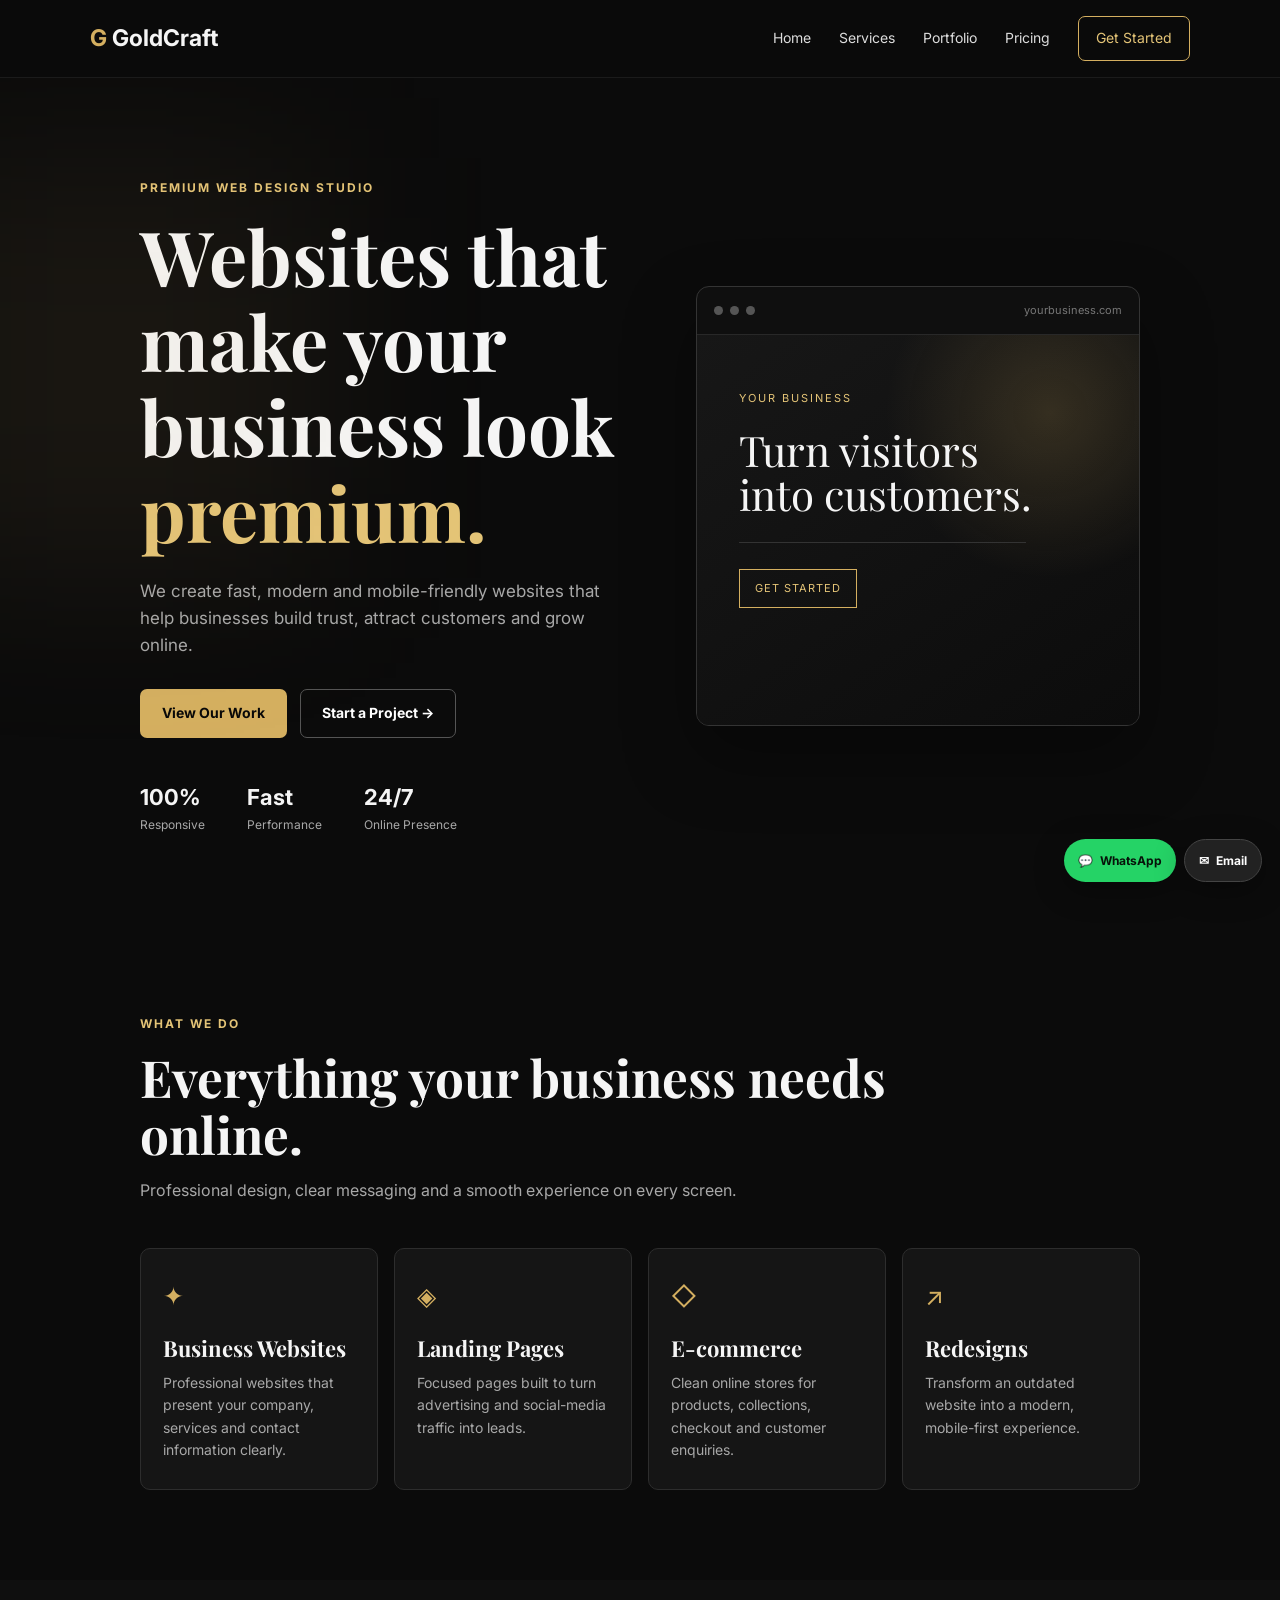
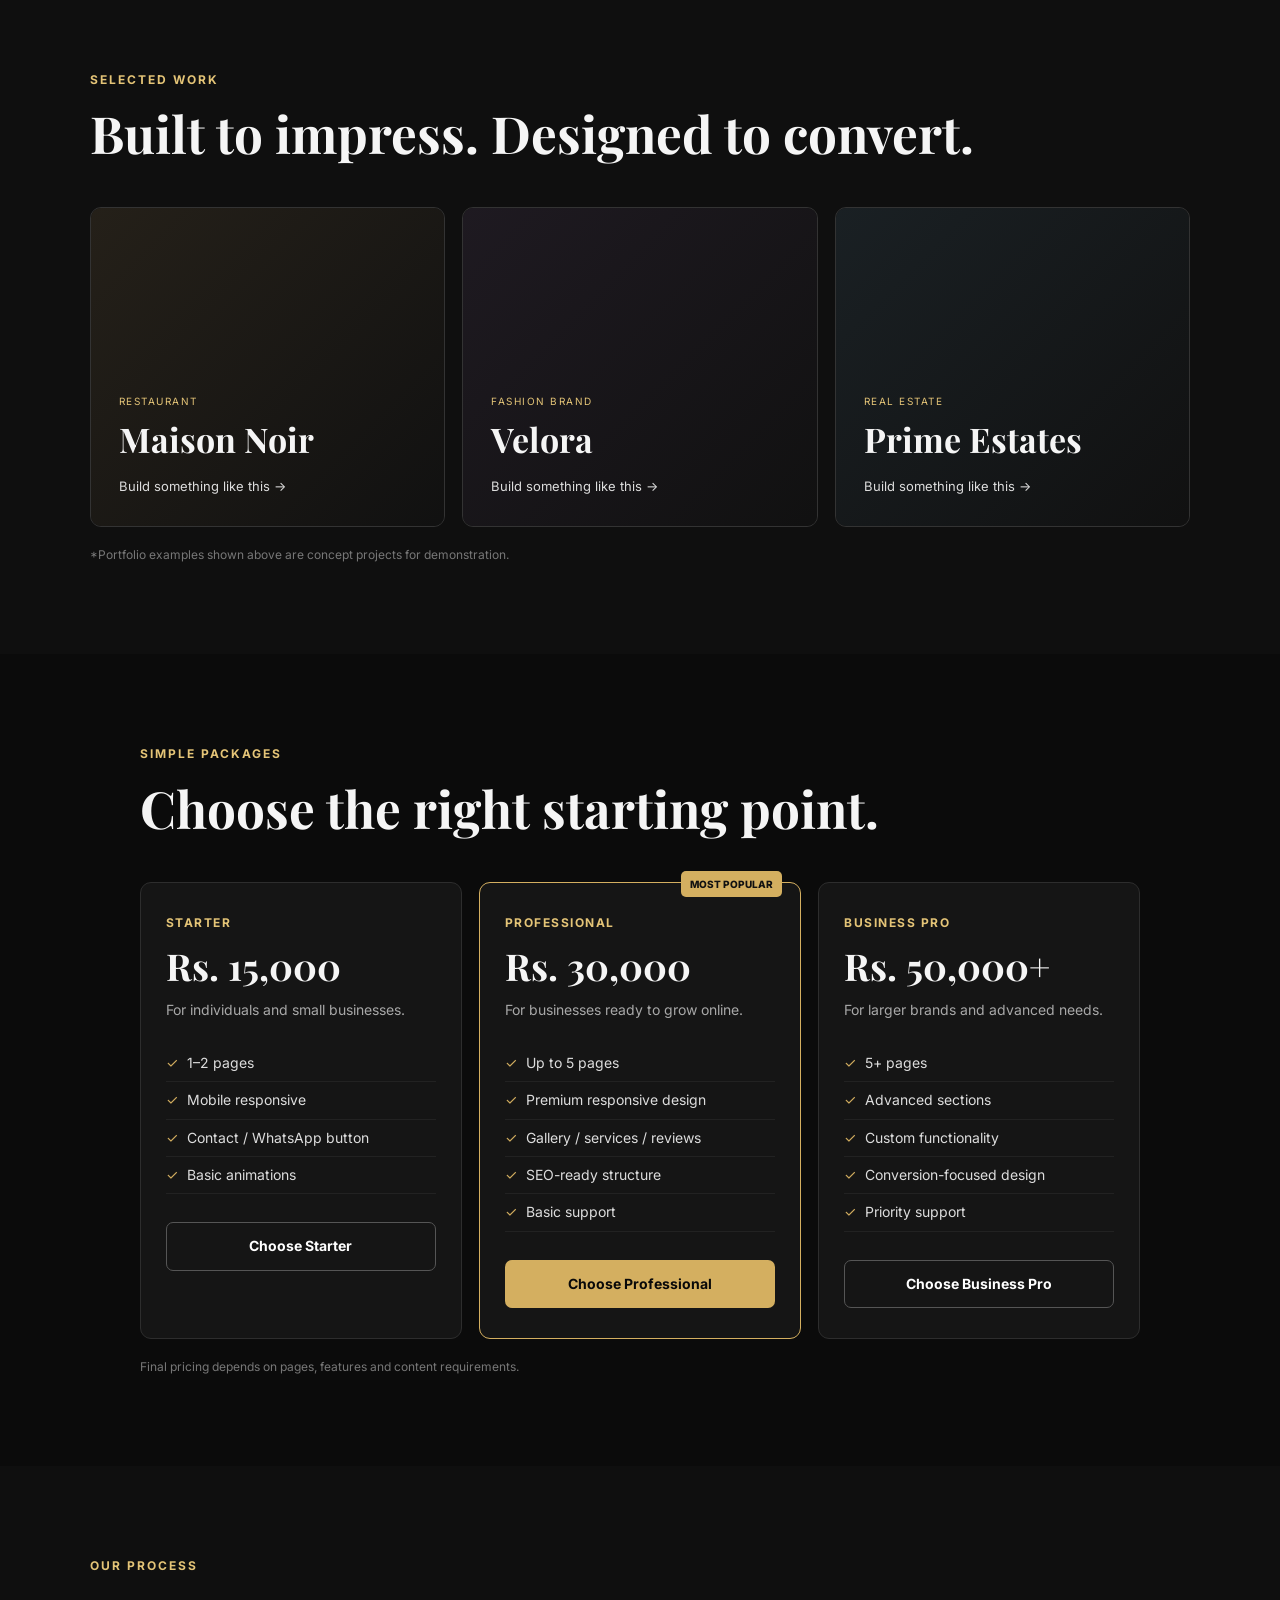
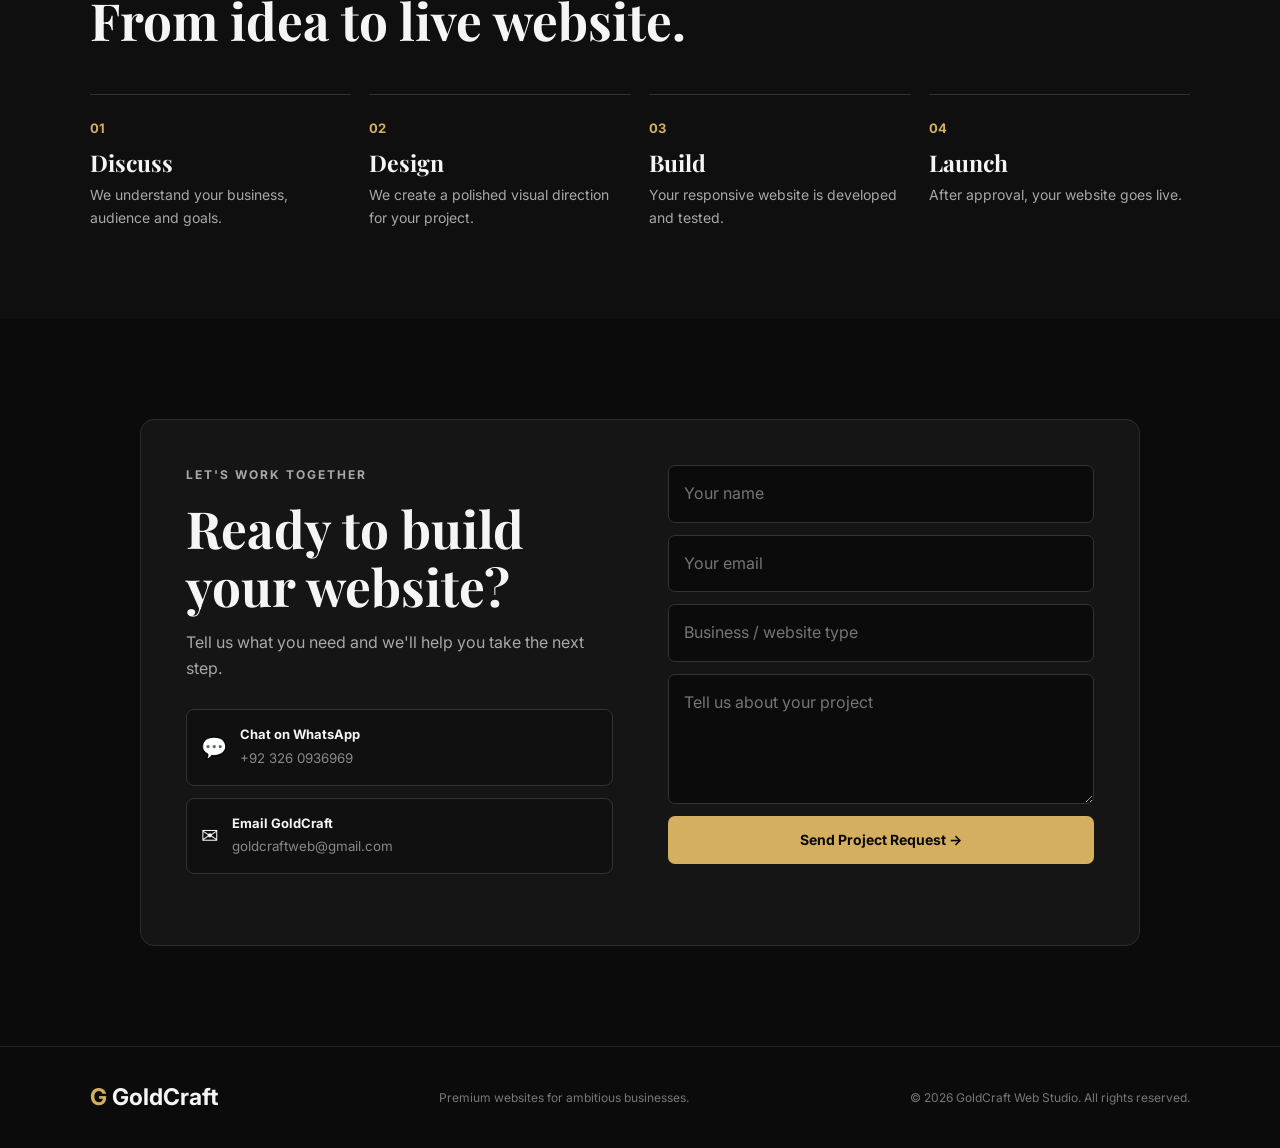
<file: index.html>
<!DOCTYPE html>
<html lang="en">
<head>
<meta charset="UTF-8">
<meta name="viewport" content="width=device-width, initial-scale=1.0">

<meta name="description" content="GoldCraft Web Studio creates premium, modern and mobile-friendly websites for businesses, brands and professionals.">
<meta name="keywords" content="web design Pakistan, website development Pakistan, business website, website designer, GoldCraft Web Studio">
<meta name="author" content="GoldCraft Web Studio">

<title>GoldCraft Web Studio | Premium Websites</title>

<link rel="preconnect" href="https://fonts.googleapis.com">
<link rel="preconnect" href="https://fonts.gstatic.com" crossorigin>

<link href="https://fonts.googleapis.com/css2?family=Inter:wght@400;500;600;700&family=Playfair+Display:wght@600;700;800&display=swap" rel="stylesheet">

<style>

:root {
    --bg: #0b0b0b;
    --bg2: #111111;
    --card: #151515;
    --gold: #d4af60;
    --gold2: #e4c477;
    --text: #f5f5f5;
    --muted: #a8a8a8;
    --line: #2d2d2d;
    --green: #25d366;
    --red: #ff7777;
    --max: 1180px;
}

* {
    box-sizing: border-box;
    margin: 0;
    padding: 0;
}

html {
    scroll-behavior: smooth;
}

body {
    font-family: Inter, Arial, sans-serif;
    background: var(--bg);
    color: var(--text);
    line-height: 1.6;
}

a {
    color: inherit;
    text-decoration: none;
}

button,
input,
textarea {
    font: inherit;
}

button {
    cursor: pointer;
}

/* ================= NAVIGATION ================= */

.nav {
    position: sticky;
    top: 0;
    z-index: 1000;

    min-height: 78px;

    display: flex;
    align-items: center;
    justify-content: space-between;

    padding: 0 7%;

    background: rgba(11, 11, 11, 0.94);
    border-bottom: 1px solid rgba(255, 255, 255, 0.07);

    backdrop-filter: blur(12px);
}

.brand {
    font-size: 23px;
    font-weight: 700;
}

.brand span {
    color: var(--gold);
}

nav {
    display: flex;
    align-items: center;
    gap: 28px;
}

nav a {
    font-size: 14px;
    color: #ddd;
    transition: 0.2s;
}

nav a:hover {
    color: var(--gold2);
}

.nav-cta {
    padding: 10px 17px;
    border: 1px solid var(--gold);
    border-radius: 7px;
    color: var(--gold2) !important;
}

.menu-btn {
    display: none;
    border: 0;
    background: none;
    color: white;
    font-size: 27px;
}

/* ================= HERO ================= */

.hero {
    max-width: var(--max);
    min-height: 650px;
    margin: auto;

    padding: 100px 7% 90px;

    display: grid;
    grid-template-columns: 1.05fr 0.95fr;
    align-items: center;
    gap: 65px;

    position: relative;
}

.hero-glow {
    position: absolute;

    width: 420px;
    height: 420px;

    left: -150px;
    top: 80px;

    background: rgba(212, 175, 96, 0.07);

    filter: blur(90px);

    pointer-events: none;
}

.eyebrow {
    color: var(--gold2);
    font-size: 12px;
    font-weight: 700;
    letter-spacing: 2px;
    margin-bottom: 16px;
}

h1,
h2,
h3 {
    font-family: "Playfair Display", Georgia, serif;
    line-height: 1.12;
}

h1 {
    font-size: clamp(46px, 6vw, 76px);
    max-width: 760px;
}

h1 em {
    color: var(--gold2);
    font-style: normal;
}

.hero-copy {
    max-width: 650px;
    color: var(--muted);
    margin: 24px 0 30px;
    font-size: 17px;
}

.hero-actions {
    display: flex;
    gap: 13px;
    flex-wrap: wrap;
}

.btn {
    display: inline-flex;
    align-items: center;
    justify-content: center;

    min-height: 48px;

    padding: 12px 21px;

    border-radius: 7px;
    border: 1px solid transparent;

    font-weight: 700;
    font-size: 14px;

    transition: 0.2s;
}

.btn-gold {
    background: var(--gold);
    color: #090909;
}

.btn-gold:hover {
    background: var(--gold2);
    transform: translateY(-1px);
}

.btn-outline {
    border-color: #555;
    color: #fff;
    background: transparent;
}

.btn-outline:hover {
    border-color: var(--gold);
    color: var(--gold2);
}

.trust-row {
    display: flex;
    gap: 42px;
    margin-top: 42px;
}

.trust-row div {
    display: flex;
    flex-direction: column;
}

.trust-row strong {
    font-size: 22px;
}

.trust-row span {
    font-size: 12px;
    color: var(--muted);
}

/* ================= HERO CARD ================= */

.hero-card {
    border: 1px solid #343434;
    background: #0f0f0f;
    border-radius: 13px;
    overflow: hidden;

    box-shadow: 0 30px 70px rgba(0, 0, 0, 0.35);
}

.browser-top {
    height: 48px;

    display: flex;
    align-items: center;
    gap: 7px;

    padding: 0 17px;

    border-bottom: 1px solid #282828;
}

.browser-top i {
    width: 9px;
    height: 9px;
    border-radius: 50%;
    background: #555;
}

.browser-top span {
    margin-left: auto;
    color: #777;
    font-size: 11px;
}

.mockup {
    min-height: 390px;
    padding: 55px 42px;

    background:
        radial-gradient(
            circle at 80% 20%,
            rgba(212, 175, 96, 0.18),
            transparent 35%
        ),
        linear-gradient(145deg, #171717, #0c0c0c);
}

.mock-label {
    font-size: 11px;
    letter-spacing: 2px;
    color: var(--gold2);
}

.mock-title {
    font-family: "Playfair Display", Georgia, serif;
    font-size: 42px;
    line-height: 1.05;
    margin: 20px 0;
}

.mock-line {
    height: 1px;
    background: #333;
    margin: 26px 0;
    width: 80%;
}

.mock-btn {
    display: inline-block;

    border: 1px solid var(--gold);
    color: var(--gold2);

    padding: 10px 15px;

    font-size: 11px;
    letter-spacing: 1px;
}

/* ================= GENERAL SECTIONS ================= */

.section {
    max-width: var(--max);
    margin: auto;
    padding: 90px 7%;
}

.section-head {
    max-width: 760px;
    margin-bottom: 45px;
}

.section-head h2 {
    font-size: clamp(35px, 4vw, 54px);
}

.section-head > p:last-child {
    color: var(--muted);
    margin-top: 14px;
}

/* ================= SERVICES ================= */

.services-grid {
    display: grid;
    grid-template-columns: repeat(4, 1fr);
    gap: 16px;
}

.service {
    background: var(--card);
    border: 1px solid var(--line);
    border-radius: 10px;
    padding: 27px 22px;
}

.icon {
    font-size: 25px;
    color: var(--gold);
    margin-bottom: 20px;
}

.service h3 {
    font-size: 22px;
    margin-bottom: 11px;
}

.service p {
    color: var(--muted);
    font-size: 14px;
}

/* ================= PORTFOLIO ================= */

.portfolio {
    max-width: none;
    background: #0f0f0f;
}

.portfolio > .section-head,
.portfolio > .portfolio-grid,
.portfolio > .demo-note {
    max-width: var(--max);
    margin-left: auto;
    margin-right: auto;
}

.portfolio-grid {
    display: grid;
    grid-template-columns: repeat(3, 1fr);
    gap: 17px;
}

.project {
    min-height: 320px;

    border: 1px solid #333;
    border-radius: 11px;

    padding: 28px;

    display: flex;
    align-items: flex-end;

    overflow: hidden;

    position: relative;
}

.project::before {
    content: "";

    position: absolute;
    inset: 0;

    background: linear-gradient(135deg, #27221a, #111);

    opacity: 0.9;
}

.project-two::before {
    background: linear-gradient(135deg, #201b23, #111);
}

.project-three::before {
    background: linear-gradient(135deg, #1b2226, #111);
}

.project > div {
    position: relative;
    z-index: 1;
}

.project span {
    font-size: 10px;
    letter-spacing: 1.5px;
    color: var(--gold2);
}

.project h3 {
    font-size: 34px;
    margin: 8px 0 14px;
}

.project a {
    font-size: 13px;
    color: #ddd;
}

.project a:hover {
    color: var(--gold2);
}

.demo-note,
.price-note {
    color: #777;
    font-size: 12px;
    margin-top: 18px;
}

/* ================= PRICING ================= */

.pricing-grid {
    display: grid;
    grid-template-columns: repeat(3, 1fr);
    gap: 17px;
}

.price-card {
    position: relative;

    border: 1px solid var(--line);
    background: var(--card);

    border-radius: 11px;

    padding: 30px 25px;
}

.price-card.featured {
    border-color: var(--gold);
}

.popular {
    position: absolute;

    top: -12px;
    right: 18px;

    background: var(--gold);
    color: #111;

    font-size: 10px;
    font-weight: 800;

    padding: 5px 9px;

    border-radius: 5px;
}

.plan {
    color: var(--gold2);
    font-size: 12px;
    font-weight: 700;
    letter-spacing: 1.5px;
}

.price-card h3 {
    font-size: 37px;
    margin: 13px 0;
}

.muted {
    color: var(--muted);
    font-size: 14px;
}

.price-card ul {
    list-style: none;
    margin: 23px 0;
}

.price-card li {
    font-size: 14px;
    color: #ddd;

    padding: 7px 0;

    border-bottom: 1px solid #222;
}

.price-card li::before {
    content: "✓";
    color: var(--gold);
    margin-right: 9px;
}

.price-card .btn {
    width: 100%;
    margin-top: 5px;
}

/* ================= PROCESS ================= */

.process {
    background: #0f0f0f;
    max-width: none;
}

.process > .section-head,
.steps {
    max-width: var(--max);
    margin-left: auto;
    margin-right: auto;
}

.steps {
    display: grid;
    grid-template-columns: repeat(4, 1fr);
    gap: 18px;
}

.steps > div {
    border-top: 1px solid #333;
    padding-top: 20px;
}

.steps b {
    color: var(--gold);
    font-size: 13px;
}

.steps h3 {
    font-size: 23px;
    margin: 9px 0;
}

.steps p {
    color: var(--muted);
    font-size: 14px;
}

/* ================= CONTACT ================= */

.contact {
    padding-top: 100px;
    padding-bottom: 100px;
}

.contact-box {
    display: grid;
    grid-template-columns: 1fr 1fr;
    gap: 55px;

    background: var(--card);

    border: 1px solid var(--line);
    border-radius: 14px;

    padding: 45px;
}

.contact h2 {
    font-size: clamp(37px, 4vw, 54px);
    margin-bottom: 15px;
}

.contact p {
    color: var(--muted);
}

/* Direct contact buttons */

.direct-contact {
    display: flex;
    flex-direction: column;
    gap: 12px;
    margin-top: 28px;
}

.direct-btn {
    display: flex;
    align-items: center;
    gap: 13px;

    padding: 14px;

    border: 1px solid #333;
    border-radius: 8px;

    background: #101010;
}

.direct-btn:hover {
    border-color: #555;
}

.direct-btn span {
    font-size: 21px;
}

.direct-btn strong {
    display: block;
    font-size: 13px;
}

.direct-btn small {
    color: #888;
}

.whatsapp-btn:hover {
    border-color: var(--green);
}

.email-btn:hover {
    border-color: var(--gold);
}

/* Contact form */

#contactForm {
    display: flex;
    flex-direction: column;
    gap: 12px;
}

#contactForm input:not([type="checkbox"]),
#contactForm textarea {
    width: 100%;

    background: #0b0b0b;
    color: #fff;

    border: 1px solid #333;
    border-radius: 7px;

    padding: 15px;

    outline: none;

    transition: 0.2s;
}

#contactForm input:not([type="checkbox"]):focus,
#contactForm textarea:focus {
    border-color: var(--gold);

    box-shadow:
        0 0 0 2px rgba(212, 175, 96, 0.08);
}

#contactForm textarea {
    min-height: 130px;
    resize: vertical;
}

#contactForm button {
    width: 100%;
    border: 0;
}

#formMsg {
    display: block;

    min-height: 22px;

    margin-top: 2px;

    font-size: 13px;
    line-height: 1.5;
}

.form-success {
    color: var(--green) !important;
}

.form-error {
    color: var(--red) !important;
}

.form-sending {
    color: var(--gold2) !important;
}

button:disabled {
    opacity: 0.65;
    cursor: not-allowed;
}

/* ================= FLOATING CONTACT ================= */

.floating-contact {
    position: fixed;

    right: 18px;
    bottom: 18px;

    z-index: 999;

    display: flex;
    gap: 8px;
}

.floating-contact a {
    display: flex;
    align-items: center;
    gap: 7px;

    padding: 11px 14px;

    border-radius: 30px;

    font-size: 12px;
    font-weight: 700;

    box-shadow: 0 8px 30px rgba(0, 0, 0, 0.35);
}

.floating-whatsapp {
    background: var(--green);
    color: #07130a;
}

.floating-email {
    background: #222;
    color: #fff;
    border: 1px solid #444;
}

/* ================= FOOTER ================= */

footer {
    border-top: 1px solid #222;

    padding: 32px 7%;

    display: flex;
    align-items: center;
    justify-content: space-between;

    gap: 20px;

    flex-wrap: wrap;
}

footer p {
    color: #777;
    font-size: 12px;
}

/* ================= TABLET ================= */

@media (max-width: 900px) {

    .menu-btn {
        display: block;
    }

    nav {
        display: none;
    }

    .hero {
        grid-template-columns: 1fr;
        padding-top: 75px;
    }

    .services-grid {
        grid-template-columns: repeat(2, 1fr);
    }

    .portfolio-grid,
    .pricing-grid {
        grid-template-columns: 1fr;
    }

    .steps {
        grid-template-columns: repeat(2, 1fr);
    }

    .contact-box {
        grid-template-columns: 1fr;
        padding: 30px;
    }
}

/* ================= MOBILE ================= */

@media (max-width: 600px) {

    .nav {
        padding: 0 5%;
    }

    .hero,
    .section {
        padding-left: 5%;
        padding-right: 5%;
    }

    .hero {
        padding-top: 60px;
    }

    h1 {
        font-size: 45px;
    }

    .hero-copy {
        font-size: 15px;
    }

    .trust-row {
        gap: 20px;
    }

    .mockup {
        padding: 40px 25px;
        min-height: 300px;
    }

    .mock-title {
        font-size: 34px;
    }

    .services-grid,
    .steps {
        grid-template-columns: 1fr;
    }

    .contact-box {
        padding: 24px;
    }

    .floating-contact {
        right: 10px;
        bottom: 10px;
    }

    .floating-contact a {
        padding: 10px 12px;
    }

    .floating-contact strong {
        display: none;
    }

    footer {
        padding: 28px 5%;
    }
}

</style>
</head>

<body>

<!-- ================= NAVIGATION ================= -->

<header class="nav">

    <a class="brand" href="#home">
        <span>G</span> GoldCraft
    </a>

    <button
        class="menu-btn"
        aria-label="Open menu"
        aria-expanded="false">
        ☰
    </button>

    <nav>
        <a href="#home">Home</a>
        <a href="#services">Services</a>
        <a href="#work">Portfolio</a>
        <a href="#pricing">Pricing</a>
        <a href="#contact" class="nav-cta">Get Started</a>
    </nav>

</header>


<main>

<!-- ================= HERO ================= -->

<section id="home" class="hero">

    <div class="hero-glow"></div>

    <div class="hero-content">

        <p class="eyebrow">
            PREMIUM WEB DESIGN STUDIO
        </p>

        <h1>
            Websites that make your business look
            <em>premium.</em>
        </h1>

        <p class="hero-copy">
            We create fast, modern and mobile-friendly websites
            that help businesses build trust, attract customers
            and grow online.
        </p>

        <div class="hero-actions">

            <a href="#work" class="btn btn-gold">
                View Our Work
            </a>

            <a href="#contact" class="btn btn-outline">
                Start a Project →
            </a>

        </div>

        <div class="trust-row">

            <div>
                <strong>100%</strong>
                <span>Responsive</span>
            </div>

            <div>
                <strong>Fast</strong>
                <span>Performance</span>
            </div>

            <div>
                <strong>24/7</strong>
                <span>Online Presence</span>
            </div>

        </div>

    </div>


    <div class="hero-card">

        <div class="browser-top">
            <i></i>
            <i></i>
            <i></i>
            <span>yourbusiness.com</span>
        </div>

        <div class="mockup">

            <div class="mock-label">
                YOUR BUSINESS
            </div>

            <div class="mock-title">
                Turn visitors<br>
                into customers.
            </div>

            <div class="mock-line"></div>

            <div class="mock-btn">
                GET STARTED
            </div>

        </div>

    </div>

</section>


<!-- ================= SERVICES ================= -->

<section id="services" class="section">

    <div class="section-head">

        <p class="eyebrow">
            WHAT WE DO
        </p>

        <h2>
            Everything your business needs online.
        </h2>

        <p>
            Professional design, clear messaging and a smooth
            experience on every screen.
        </p>

    </div>


    <div class="services-grid">

        <article class="service">

            <div class="icon">✦</div>

            <h3>
                Business Websites
            </h3>

            <p>
                Professional websites that present your company,
                services and contact information clearly.
            </p>

        </article>


        <article class="service">

            <div class="icon">◈</div>

            <h3>
                Landing Pages
            </h3>

            <p>
                Focused pages built to turn advertising and
                social-media traffic into leads.
            </p>

        </article>


        <article class="service">

            <div class="icon">◇</div>

            <h3>
                E-commerce
            </h3>

            <p>
                Clean online stores for products, collections,
                checkout and customer enquiries.
            </p>

        </article>


        <article class="service">

            <div class="icon">↗</div>

            <h3>
                Redesigns
            </h3>

            <p>
                Transform an outdated website into a modern,
                mobile-first experience.
            </p>

        </article>

    </div>

</section>


<!-- ================= PORTFOLIO ================= -->

<section id="work" class="section portfolio">

    <div class="section-head">

        <p class="eyebrow">
            SELECTED WORK
        </p>

        <h2>
            Built to impress. Designed to convert.
        </h2>

    </div>


    <div class="portfolio-grid">

        <article class="project project-one">

            <div>

                <span>
                    RESTAURANT
                </span>

                <h3>
                    Maison Noir
                </h3>

                <a href="#contact">
                    Build something like this →
                </a>

            </div>

        </article>


        <article class="project project-two">

            <div>

                <span>
                    FASHION BRAND
                </span>

                <h3>
                    Velora
                </h3>

                <a href="#contact">
                    Build something like this →
                </a>

            </div>

        </article>


        <article class="project project-three">

            <div>

                <span>
                    REAL ESTATE
                </span>

                <h3>
                    Prime Estates
                </h3>

                <a href="#contact">
                    Build something like this →
                </a>

            </div>

        </article>

    </div>


    <p class="demo-note">
        *Portfolio examples shown above are concept projects for demonstration.
    </p>

</section>


<!-- ================= PRICING ================= -->

<section id="pricing" class="section pricing-section">

    <div class="section-head">

        <p class="eyebrow">
            SIMPLE PACKAGES
        </p>

        <h2>
            Choose the right starting point.
        </h2>

    </div>


    <div class="pricing-grid">


        <article class="price-card">

            <p class="plan">
                STARTER
            </p>

            <h3>
                Rs. 15,000
            </h3>

            <p class="muted">
                For individuals and small businesses.
            </p>

            <ul>
                <li>1–2 pages</li>
                <li>Mobile responsive</li>
                <li>Contact / WhatsApp button</li>
                <li>Basic animations</li>
            </ul>

            <a
                href="#contact"
                class="btn btn-outline package-btn"
                data-package="Starter">

                Choose Starter

            </a>

        </article>


        <article class="price-card featured">

            <div class="popular">
                MOST POPULAR
            </div>

            <p class="plan">
                PROFESSIONAL
            </p>

            <h3>
                Rs. 30,000
            </h3>

            <p class="muted">
                For businesses ready to grow online.
            </p>

            <ul>
                <li>Up to 5 pages</li>
                <li>Premium responsive design</li>
                <li>Gallery / services / reviews</li>
                <li>SEO-ready structure</li>
                <li>Basic support</li>
            </ul>

            <a
                href="#contact"
                class="btn btn-gold package-btn"
                data-package="Professional">

                Choose Professional

            </a>

        </article>


        <article class="price-card">

            <p class="plan">
                BUSINESS PRO
            </p>

            <h3>
                Rs. 50,000+
            </h3>

            <p class="muted">
                For larger brands and advanced needs.
            </p>

            <ul>
                <li>5+ pages</li>
                <li>Advanced sections</li>
                <li>Custom functionality</li>
                <li>Conversion-focused design</li>
                <li>Priority support</li>
            </ul>

            <a
                href="#contact"
                class="btn btn-outline package-btn"
                data-package="Business Pro">

                Choose Business Pro

            </a>

        </article>

    </div>


    <p class="price-note">
        Final pricing depends on pages, features and content requirements.
    </p>

</section>


<!-- ================= PROCESS ================= -->

<section class="process section">

    <div class="section-head">

        <p class="eyebrow">
            OUR PROCESS
        </p>

        <h2>
            From idea to live website.
        </h2>

    </div>


    <div class="steps">

        <div>
            <b>01</b>
            <h3>Discuss</h3>
            <p>
                We understand your business, audience and goals.
            </p>
        </div>

        <div>
            <b>02</b>
            <h3>Design</h3>
            <p>
                We create a polished visual direction for your project.
            </p>
        </div>

        <div>
            <b>03</b>
            <h3>Build</h3>
            <p>
                Your responsive website is developed and tested.
            </p>
        </div>

        <div>
            <b>04</b>
            <h3>Launch</h3>
            <p>
                After approval, your website goes live.
            </p>
        </div>

    </div>

</section>


<!-- ================= CONTACT ================= -->

<section id="contact" class="contact section">

    <div class="contact-box">


        <div>

            <p class="eyebrow">
                LET'S WORK TOGETHER
            </p>

            <h2>
                Ready to build your website?
            </h2>

            <p>
                Tell us what you need and we'll help you
                take the next step.
            </p>


            <div class="direct-contact">


                <a
                    href="https://wa.me/923260936969?text=Hi%20GoldCraft%20Web%20Studio%2C%20I%20am%20interested%20in%20your%20website%20services."
                    class="direct-btn whatsapp-btn"
                    target="_blank"
                    rel="noopener noreferrer">

                    <span>💬</span>

                    <div>

                        <strong>
                            Chat on WhatsApp
                        </strong>

                        <small>
                            +92 326 0936969
                        </small>

                    </div>

                </a>


                <a
                    href="mailto:goldcraftweb@gmail.com?subject=Website%20Project%20Inquiry"
                    class="direct-btn email-btn">

                    <span>✉</span>

                    <div>

                        <strong>
                            Email GoldCraft
                        </strong>

                        <small>
                            goldcraftweb@gmail.com
                        </small>

                    </div>

                </a>


            </div>

        </div>


        <!-- ================= CUSTOMER FORM ================= -->

        <form id="contactForm">

            <!-- Web3Forms -->

            <input
                type="hidden"
                name="access_key"
                value="fa04cdf4-5720-4379-a336-a9973263aa65">

            <input
                type="hidden"
                name="subject"
                value="New GoldCraft Website Project Request">

            <input
                type="hidden"
                name="from_name"
                value="GoldCraft Web Studio">


            <!-- Spam protection -->

            <input
                type="checkbox"
                name="botcheck"
                style="display:none">


            <!-- Customer name -->

            <input
                type="text"
                name="name"
                placeholder="Your name"
                autocomplete="name"
                required>


            <!-- Customer email -->

            <input
                type="email"
                name="email"
                placeholder="Your email"
                autocomplete="email"
                required>


            <!-- Business -->

            <input
                type="text"
                name="business"
                placeholder="Business / website type"
                required>


            <!-- Project details -->

            <textarea
                name="message"
                placeholder="Tell us about your project"
                required></textarea>


            <!-- Submit -->

            <button
                class="btn btn-gold"
                type="submit">

                Send Project Request →

            </button>


            <!-- Success / error message -->

            <small id="formMsg"></small>

        </form>

    </div>

</section>

</main>


<!-- ================= FLOATING CONTACT ================= -->

<div class="floating-contact">


    <a
        href="https://wa.me/923260936969?text=Hi%20GoldCraft%20Web%20Studio%2C%20I%20want%20to%20discuss%20a%20website%20project."
        class="floating-whatsapp"
        target="_blank"
        rel="noopener noreferrer"
        aria-label="Chat with GoldCraft on WhatsApp">

        <span>💬</span>

        <strong>
            WhatsApp
        </strong>

    </a>


    <a
        href="mailto:goldcraftweb@gmail.com?subject=Website%20Project%20Inquiry"
        class="floating-email"
        aria-label="Email GoldCraft">

        <span>✉</span>

        <strong>
            Email
        </strong>

    </a>


</div>


<!-- ================= FOOTER ================= -->

<footer>

    <a class="brand" href="#home">
        <span>G</span> GoldCraft
    </a>

    <p>
        Premium websites for ambitious businesses.
    </p>

    <p>
        © <span id="year"></span>
        GoldCraft Web Studio.
        All rights reserved.
    </p>

</footer>


<!-- ================= JAVASCRIPT ================= -->

<script>

document.addEventListener("DOMContentLoaded", function () {


    /* ================= YEAR ================= */

    const yearElement = document.getElementById("year");

    if (yearElement) {
        yearElement.textContent = new Date().getFullYear();
    }


    /* ================= MOBILE MENU ================= */

    const menuBtn = document.querySelector(".menu-btn");
    const nav = document.querySelector("nav");

    if (menuBtn && nav) {

        menuBtn.addEventListener("click", function () {

            const isOpen =
                nav.classList.toggle("mobile-open");

            menuBtn.setAttribute(
                "aria-expanded",
                isOpen ? "true" : "false"
            );

            if (isOpen) {

                nav.style.display = "flex";
                nav.style.position = "absolute";
                nav.style.top = "78px";
                nav.style.left = "0";
                nav.style.right = "0";
                nav.style.padding = "22px 7%";
                nav.style.background = "#0b0b0b";
                nav.style.flexDirection = "column";
                nav.style.alignItems = "flex-start";
                nav.style.gap = "18px";
                nav.style.borderBottom = "1px solid #292929";

            } else {

                nav.style.display = "";
                nav.removeAttribute("style");

            }

        });


        document.querySelectorAll("nav a").forEach(function (link) {

            link.addEventListener("click", function () {

                if (window.innerWidth <= 900) {

                    nav.classList.remove("mobile-open");

                    nav.style.display = "";

                    nav.removeAttribute("style");

                    menuBtn.setAttribute(
                        "aria-expanded",
                        "false"
                    );

                }

            });

        });

    }


    /* ================= PACKAGE BUTTONS ================= */

    document.querySelectorAll(".package-btn").forEach(function (button) {

        button.addEventListener("click", function () {

            const packageName =
                button.getAttribute("data-package");

            const message =
                document.querySelector(
                    'textarea[name="message"]'
                );

            if (message) {

                message.value =
                    "I am interested in the " +
                    packageName +
                    " package. Please tell me more about the package and the next steps.";

            }

        });

    });


    /* ================= WEB3FORMS ================= */

    const contactForm =
        document.getElementById("contactForm");

    const formMsg =
        document.getElementById("formMsg");


    if (contactForm) {

        contactForm.addEventListener(
            "submit",
            async function (event) {

                event.preventDefault();


                const submitButton =
                    contactForm.querySelector(
                        'button[type="submit"]'
                    );


                const originalText =
                    submitButton.textContent;


                submitButton.disabled = true;

                submitButton.textContent =
                    "Sending...";


                formMsg.textContent =
                    "Sending your project request...";

                formMsg.className =
                    "form-sending";


                try {

                    const formData =
                        new FormData(contactForm);


                    const response =
                        await fetch(
                            "https://api.web3forms.com/submit",
                            {
                                method: "POST",

                                headers: {
                                    "Accept":
                                        "application/json"
                                },

                                body: formData
                            }
                        );


                    const result =
                        await response.json();


                    console.log(
                        "Web3Forms response:",
                        result
                    );


                    if (
                        response.ok &&
                        result.success
                    ) {

                        formMsg.textContent =
                            "✓ Your project request was sent successfully! We will contact you soon.";

                        formMsg.className =
                            "form-success";


                        contactForm.reset();


                    } else {

                        formMsg.textContent =
                            "✕ " +
                            (
                                result.message ||
                                "Your request could not be sent. Please try again."
                            );

                        formMsg.className =
                            "form-error";

                    }


                } catch (error) {

                    console.error(
                        "Form submission error:",
                        error
                    );


                    formMsg.textContent =
                        "✕ Connection error. Please try again or contact us on WhatsApp.";

                    formMsg.className =
                        "form-error";

                }


                submitButton.disabled =
                    false;

                submitButton.textContent =
                    originalText;

            }
        );

    }

});

</script>

</body>
</html>
</file>
